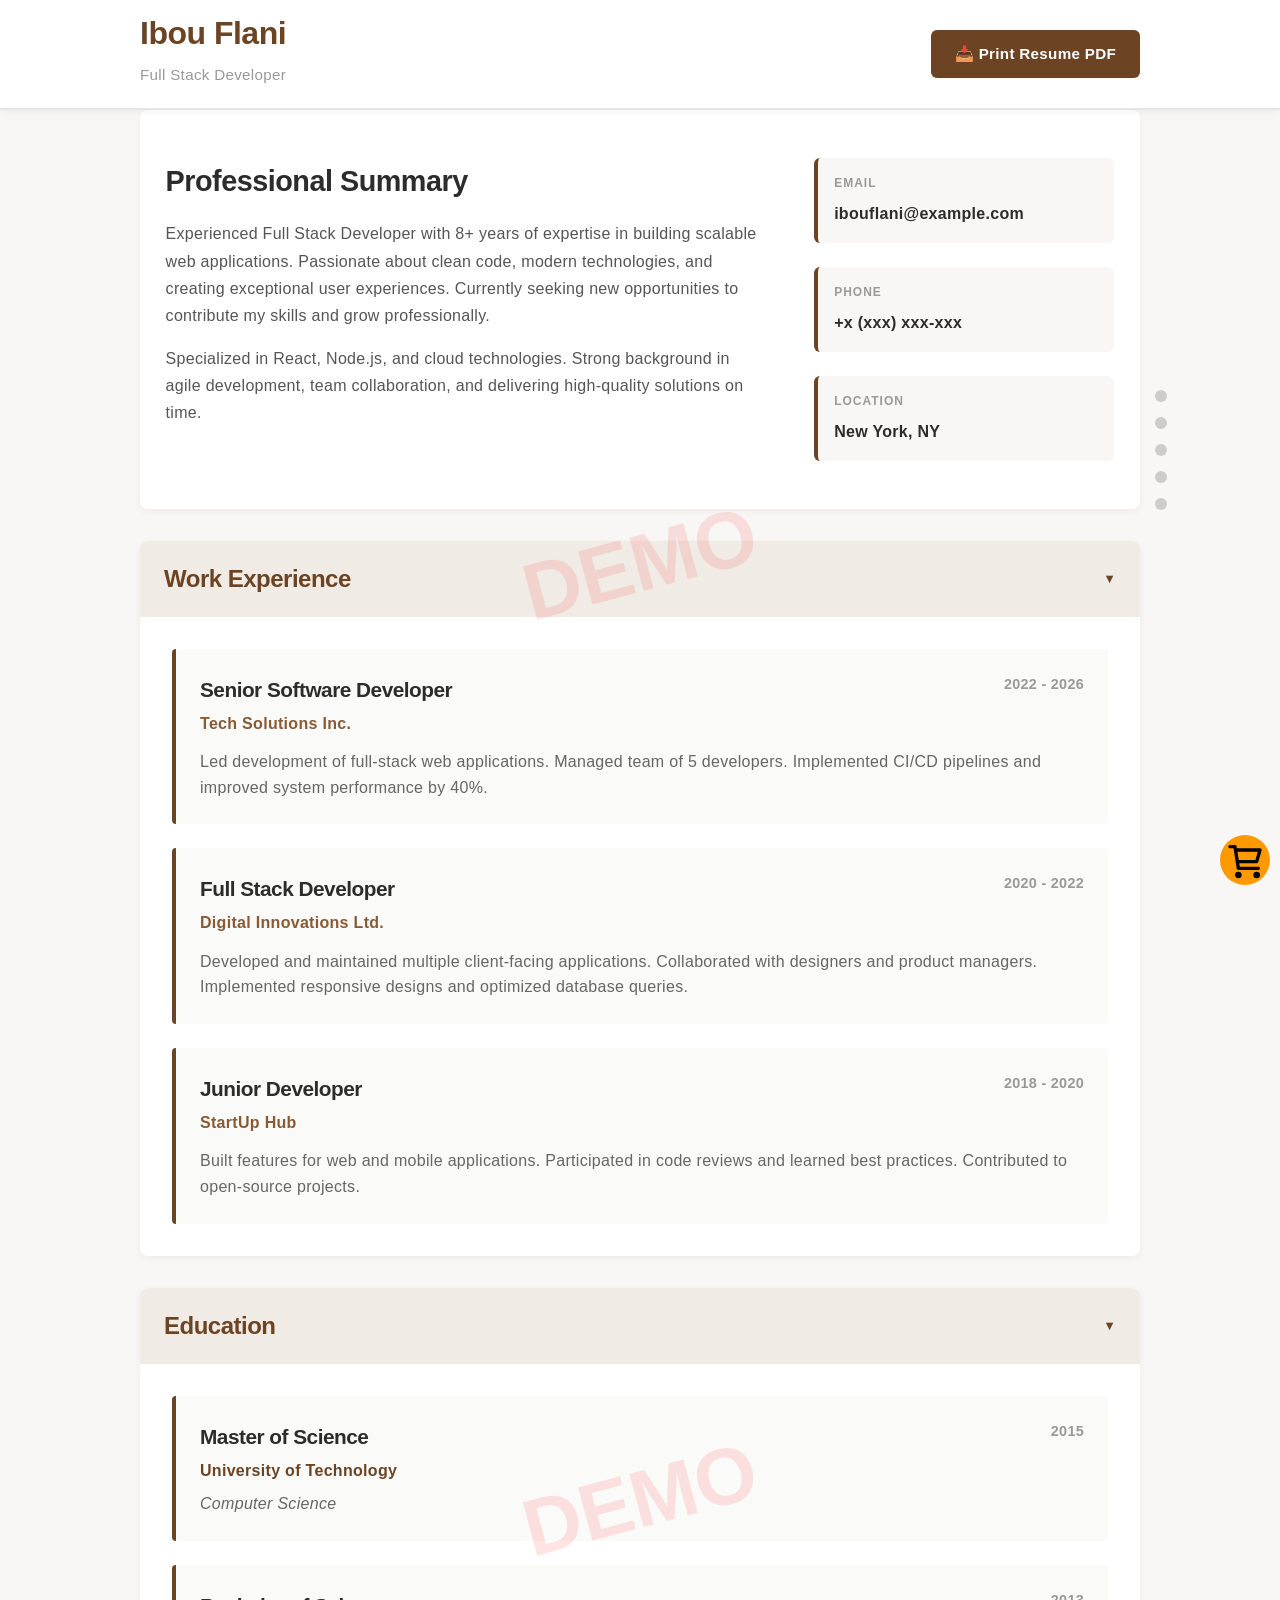
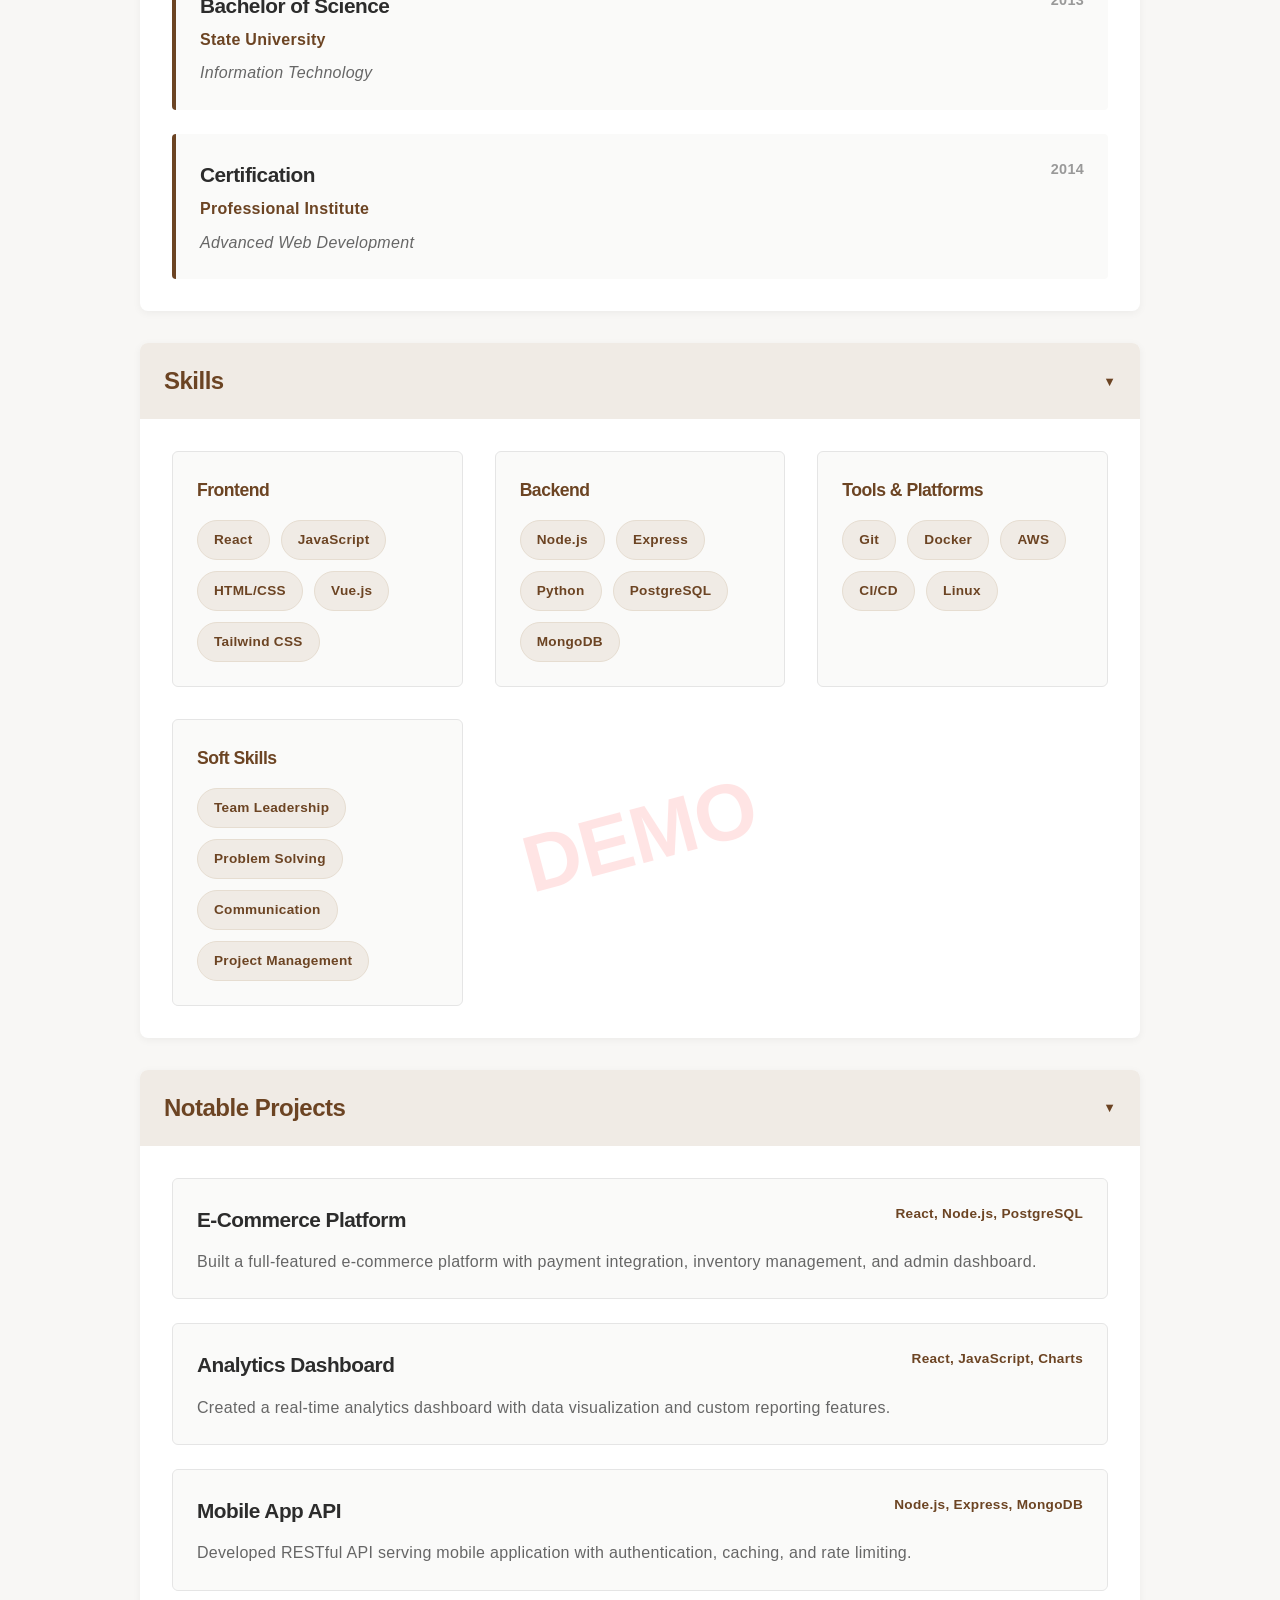
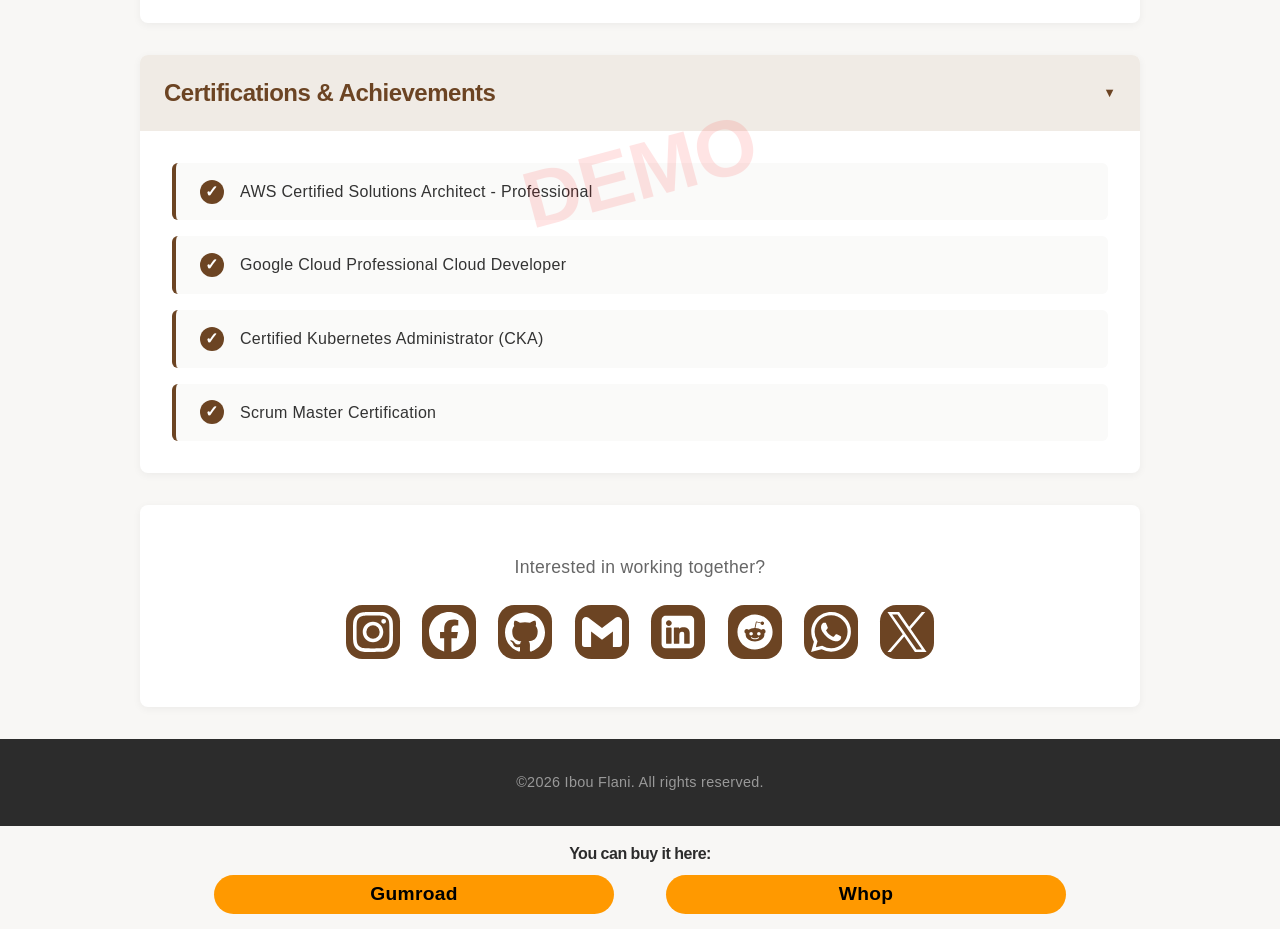
<file: portfolio/index.html>
<!DOCTYPE html>
<html lang="en">
<!-- Copyright 2026 ibou1. All Rights Reserved. -->
<head>
    <meta charset="UTF-8">
    <meta name="viewport" content="width=device-width, initial-scale=1.0">
    <meta name="color-scheme" content="light">
    <title>Ibou Flani | Full Stack Developer Portfolio</title>
    <meta name="description" content="Portfolio of Ibou Flani, a Full Stack Developer in New York with 8+ years of experience in React, Node.js, and Cloud Architecture.">
    <link rel="stylesheet" href="portfolio_css.css">
    <script src="portfolio_js.js" defer></script>

    <script defer src="https://cloud.umami.is/script.js" data-website-id="bc6e9193-2734-402d-8d8f-b336a22b0d8c"></script>
    <script type="application/ld+json">
        {
          "@context": "https://schema.org",
          "@type": "Person",
          "name": "Ibou Flani",
          "jobTitle": "Senior Full Stack Developer",
          "address": {
            "@type": "PostalAddress",
            "addressLocality": "New York",
            "addressRegion": "NY"
          },
          "url": "https://ibou-1.github.io/portfolio-template-1/portfolio",
          "sameAs": [
            "https://github.com/your-username",
            "https://linkedin.com/in/your-username"
          ]
        }
    </script>
    <meta property="og:title" content="Ibou Flani | Full Stack Portfolio">
    <meta property="og:description" content="Check out my latest web development projects and technical skills.">
    <meta property="og:image" content="developer-portfolio-template-preview.png">
    <meta property="og:url" content="https://ibou-1.github.io/portfolio-template-1/portfolio">
    <meta name="google-site-verification" content="ea1EKsh7jSYbGleqAVdTGyyFVtkWdSBYFuUhfLcqkeg" />
</head>

<body>

    <div id="cart" data-umami-event="cart-btn">
        <svg viewBox="0 -1 24 24" width="40px" height="40px" fill="none" xmlns="http://www.w3.org/2000/svg"><g id="SVGRepo_bgCarrier" stroke-width="0"></g><g id="SVGRepo_tracerCarrier" stroke-linecap="round" stroke-linejoin="round"></g><g id="SVGRepo_iconCarrier"> <path d="M6.29977 5H21L19 12H7.37671M20 16H8L6 3H3M9 20C9 20.5523 8.55228 21 8 21C7.44772 21 7 20.5523 7 20C7 19.4477 7.44772 19 8 19C8.55228 19 9 19.4477 9 20ZM20 20C20 20.5523 19.5523 21 19 21C18.4477 21 18 20.5523 18 20C18 19.4477 18.4477 19 19 19C19.5523 19 20 19.4477 20 20Z" stroke="#000000" stroke-width="2" stroke-linecap="round" stroke-linejoin="round"></path> </g></svg>
    </div>
    <div id="cart-content" style="display: none;">
        <a href="https://ibou1.gumroad.com/l/portfolio" target="_blank" class="buy-btn" data-umami-event="gumroad-cart-btn">Gumroad</a>
        <a href="https://whop.com/ibouone/portfolio-template-1" target="_blank" id="whop" class="buy-btn" data-umami-event="whop-cart-btn">Whop</a>
    </div>

    <!-- Header/Navigation -->
    <header class="header">
        <div class="container">
            <div class="header-content">
                <div>
                    <h1 class="name"></h1>
                    <p class="title"></p>
                </div>
                <a target="_blank" class="print-btn" style="text-decoration: none;" data-umami-event="pdf-btn"></a>
            </div>
        </div>
    </header>

<div id="demo-div">
    <h1>DEMO</h1>
    <h1>DEMO</h1>
    <h1>DEMO</h1>
    <h1>DEMO</h1>
</div>


    <!-- Main Content -->
    <main class="container">
        <nav class="dot-nav">
            <a href="#experience-section" class="dot" id="experience-dot"
                data-section="experience"><span>Experience</span></a>
            <a href="#education-section" class="dot" id="education-dot"
                data-section="education"><span>Education</span></a>
            <a href="#skills-section" class="dot" id="skills-dot" data-section="skills"><span>Skills</span></a>
            <a href="#projects-section" class="dot" id="projects-dot" data-section="projects"><span>Projects</span></a>
            <a href="#achievements-section" class="dot" id="achievements-dot"
                data-section="achievements"><span>Achievements</span></a>
        </nav>
        <!-- Hero Section -->
        <section class="hero-section" id="hero-section">
            <div class="hero-grid">
                <div class="hero-text">
                    <h2>Modern JSON-driven portfolio template for developers. Easily customizable via config.json.</h2>
                    <p id="hero-section-paragraph-1"></p>
                    <p id="hero-section-paragraph-2"></p>
                </div>
                <div class="contact-info">
                    <div class="contact-item">
                        <span class="contact-label">Email</span>
                        <p class="contact-value" id="email"></p>
                    </div>
                    <div class="contact-item">
                        <span class="contact-label">Phone</span>
                        <p class="contact-value" id="phone"></p>
                    </div>
                    <div class="contact-item">
                        <span class="contact-label">Location</span>
                        <p class="contact-value" id="location"></p>
                    </div>
                </div>
            </div>
        </section>

        <!-- Work Experience Section -->
        <section class="section" id="experience-section">
            <button class="section-header">
                <h2>Work Experience</h2>
                <span class="toggle-icon">▼</span>
            </button>
            <div class="section-content" id="experience-content"></div>
        </section>

        <!-- Education Section -->
        <section class="section" id="education-section">
            <button class="section-header">
                <h2>Education</h2>
                <span class="toggle-icon">▼</span>
            </button>
            <div class="section-content" id="education-content"></div>
        </section>

        <!-- Skills Section -->
        <section class="section" id="skills-section">
            <button class="section-header">
                <h2>Skills</h2>
                <span class="toggle-icon">▼</span>
            </button>
            <div class="section-content">
                <div class="skills-grid"></div>
            </div>
        </section>

        <!-- Projects Section -->
        <section class="section" id="projects-section">
            <button class="section-header">
                <h2>Notable Projects</h2>
                <span class="toggle-icon">▼</span>
            </button>
            <div class="section-content"></div>
        </section>

        <!-- Certifications Section -->
        <section class="section" id="achievements-section">
            <button class="section-header">
                <h2>Certifications & Achievements</h2>
                <span class="toggle-icon">▼</span>
            </button>
            <div class="section-content">
                <div class="certification-list"></div>
            </div>
        </section>

        <!-- Footer CTA -->
        <section class="footer-cta" id="cta-section">
            <p id="cta-paragraph"></p>
            <div id="social-media-logos-container">
                <a id="instagram" target="_blank" rel="noopener noreferrer">
                    <div class="social-media-img"><svg role="img" aria-label="Instagram" viewBox="0 0 24 24"
                            xmlns="http://www.w3.org/2000/svg">
                            <title>Instagram</title>
                            <path
                                d="M7.0301.084c-1.2768.0602-2.1487.264-2.911.5634-.7888.3075-1.4575.72-2.1228 1.3877-.6652.6677-1.075 1.3368-1.3802 2.127-.2954.7638-.4956 1.6365-.552 2.914-.0564 1.2775-.0689 1.6882-.0626 4.947.0062 3.2586.0206 3.6671.0825 4.9473.061 1.2765.264 2.1482.5635 2.9107.308.7889.72 1.4573 1.388 2.1228.6679.6655 1.3365 1.0743 2.1285 1.38.7632.295 1.6361.4961 2.9134.552 1.2773.056 1.6884.069 4.9462.0627 3.2578-.0062 3.668-.0207 4.9478-.0814 1.28-.0607 2.147-.2652 2.9098-.5633.7889-.3086 1.4578-.72 2.1228-1.3881.665-.6682 1.0745-1.3378 1.3795-2.1284.2957-.7632.4966-1.636.552-2.9124.056-1.2809.0692-1.6898.063-4.948-.0063-3.2583-.021-3.6668-.0817-4.9465-.0607-1.2797-.264-2.1487-.5633-2.9117-.3084-.7889-.72-1.4568-1.3876-2.1228C21.2982 1.33 20.628.9208 19.8378.6165 19.074.321 18.2017.1197 16.9244.0645 15.6471.0093 15.236-.005 11.977.0014 8.718.0076 8.31.0215 7.0301.0839m.1402 21.6932c-1.17-.0509-1.8053-.2453-2.2287-.408-.5606-.216-.96-.4771-1.3819-.895-.422-.4178-.6811-.8186-.9-1.378-.1644-.4234-.3624-1.058-.4171-2.228-.0595-1.2645-.072-1.6442-.079-4.848-.007-3.2037.0053-3.583.0607-4.848.05-1.169.2456-1.805.408-2.2282.216-.5613.4762-.96.895-1.3816.4188-.4217.8184-.6814 1.3783-.9003.423-.1651 1.0575-.3614 2.227-.4171 1.2655-.06 1.6447-.072 4.848-.079 3.2033-.007 3.5835.005 4.8495.0608 1.169.0508 1.8053.2445 2.228.408.5608.216.96.4754 1.3816.895.4217.4194.6816.8176.9005 1.3787.1653.4217.3617 1.056.4169 2.2263.0602 1.2655.0739 1.645.0796 4.848.0058 3.203-.0055 3.5834-.061 4.848-.051 1.17-.245 1.8055-.408 2.2294-.216.5604-.4763.96-.8954 1.3814-.419.4215-.8181.6811-1.3783.9-.4224.1649-1.0577.3617-2.2262.4174-1.2656.0595-1.6448.072-4.8493.079-3.2045.007-3.5825-.006-4.848-.0608M16.953 5.5864A1.44 1.44 0 1 0 18.39 4.144a1.44 1.44 0 0 0-1.437 1.4424M5.8385 12.012c.0067 3.4032 2.7706 6.1557 6.173 6.1493 3.4026-.0065 6.157-2.7701 6.1506-6.1733-.0065-3.4032-2.771-6.1565-6.174-6.1498-3.403.0067-6.156 2.771-6.1496 6.1738M8 12.0077a4 4 0 1 1 4.008 3.9921A3.9996 3.9996 0 0 1 8 12.0077" />
                        </svg></div>
                </a>

                <a id="facebook" target="_blank" rel="noopener noreferrer">
                    <div class="social-media-img"><svg role="img" aria-label="Facebook" viewBox="0 0 24 24"
                            xmlns="http://www.w3.org/2000/svg">
                            <title>Facebook</title>
                            <path
                                d="M9.101 23.691v-7.98H6.627v-3.667h2.474v-1.58c0-4.085 1.848-5.978 5.858-5.978.401 0 .955.042 1.468.103a8.68 8.68 0 0 1 1.141.195v3.325a8.623 8.623 0 0 0-.653-.036 26.805 26.805 0 0 0-.733-.009c-.707 0-1.259.096-1.675.309a1.686 1.686 0 0 0-.679.622c-.258.42-.374.995-.374 1.752v1.297h3.919l-.386 2.103-.287 1.564h-3.246v8.245C19.396 23.238 24 18.179 24 12.044c0-6.627-5.373-12-12-12s-12 5.373-12 12c0 5.628 3.874 10.35 9.101 11.647Z" />
                        </svg></div>
                </a>

                <a id="github" target="_blank" rel="noopener noreferrer">
                    <div class="social-media-img"><svg role="img" aria-label="Github" viewBox="0 0 24 24"
                            xmlns="http://www.w3.org/2000/svg">
                            <title>GitHub</title>
                            <path
                                d="M12 .297c-6.63 0-12 5.373-12 12 0 5.303 3.438 9.8 8.205 11.385.6.113.82-.258.82-.577 0-.285-.01-1.04-.015-2.04-3.338.724-4.042-1.61-4.042-1.61C4.422 18.07 3.633 17.7 3.633 17.7c-1.087-.744.084-.729.084-.729 1.205.084 1.838 1.236 1.838 1.236 1.07 1.835 2.809 1.305 3.495.998.108-.776.417-1.305.76-1.605-2.665-.3-5.466-1.332-5.466-5.93 0-1.31.465-2.38 1.235-3.22-.135-.303-.54-1.523.105-3.176 0 0 1.005-.322 3.3 1.23.96-.267 1.98-.399 3-.405 1.02.006 2.04.138 3 .405 2.28-1.552 3.285-1.23 3.285-1.23.645 1.653.24 2.873.12 3.176.765.84 1.23 1.91 1.23 3.22 0 4.61-2.805 5.625-5.475 5.92.42.36.81 1.096.81 2.22 0 1.606-.015 2.896-.015 3.286 0 .315.21.69.825.57C20.565 22.092 24 17.592 24 12.297c0-6.627-5.373-12-12-12" />
                        </svg></div>
                </a>

                <a id="gmail" target="_blank" rel="noopener noreferrer">
                    <div class="social-media-img"><svg role="img" aria-label="Gmail" viewBox="0 0 24 24"
                            xmlns="http://www.w3.org/2000/svg">
                            <title>Gmail</title>
                            <path
                                d="M24 5.457v13.909c0 .904-.732 1.636-1.636 1.636h-3.819V11.73L12 16.64l-6.545-4.91v9.273H1.636A1.636 1.636 0 0 1 0 19.366V5.457c0-2.023 2.309-3.178 3.927-1.964L5.455 4.64 12 9.548l6.545-4.91 1.528-1.145C21.69 2.28 24 3.434 24 5.457z" />
                        </svg></div>
                </a>

                <a id="linkedin" target="_blank" rel="noopener noreferrer">
                    <div class="social-media-img"><svg id="linkedin-logo" role="img" aria-label="Linkedin"
                            viewBox="-5.5 0 32 32" xmlns="http://www.w3.org/2000/svg">
                            <title>linkedin</title>
                            <path
                                d="M0 8.219v15.563c0 1.469 1.156 2.625 2.625 2.625h15.563c0.719 0 1.406-0.344 1.844-0.781 0.469-0.469 0.781-1.063 0.781-1.844v-15.563c0-1.469-1.156-2.625-2.625-2.625h-15.563c-0.781 0-1.375 0.313-1.844 0.781-0.438 0.438-0.781 1.125-0.781 1.844zM2.813 10.281c0-1 0.813-1.875 1.813-1.875 1.031 0 1.875 0.875 1.875 1.875 0 1.031-0.844 1.844-1.875 1.844-1 0-1.813-0.813-1.813-1.844zM7.844 23.125v-9.531c0-0.219 0.219-0.406 0.375-0.406h2.656c0.375 0 0.375 0.438 0.375 0.719 0.75-0.75 1.719-0.938 2.719-0.938 2.438 0 4 1.156 4 3.719v6.438c0 0.219-0.188 0.406-0.375 0.406h-2.75c-0.219 0-0.375-0.219-0.375-0.406v-5.813c0-0.969-0.281-1.5-1.375-1.5-1.375 0-1.719 0.906-1.719 2.125v5.188c0 0.219-0.219 0.406-0.438 0.406h-2.719c-0.156 0-0.375-0.219-0.375-0.406zM2.875 23.125v-9.531c0-0.219 0.219-0.406 0.375-0.406h2.719c0.25 0 0.406 0.156 0.406 0.406v9.531c0 0.219-0.188 0.406-0.406 0.406h-2.719c-0.188 0-0.375-0.219-0.375-0.406z">
                            </path>
                        </svg></div>
                </a>

                <a id="reddit" target="_blank" rel="noopener noreferrer">
                    <div class="social-media-img"><svg role="img" aria-label="Reddit" viewBox="0 0 512 512"
                            xmlns="http://www.w3.org/2000/svg">
                            <title>Reddit</title>
                            <path d="M206.6,300.9c-12.5,0-22.6-10.1-22.6-22.3c0-12.5,10.1-22.6,22.6-22.6c12.3,0,22.3,10.1,22.3,22.6
		                C228.9,290.9,218.8,300.9,206.6,300.9z M481,256c0,124.3-100.7,225-225,225S31,380.3,31,256S131.7,31,256,31S481,131.7,481,256z
		                 M361,218.6c-8.5,0-16.1,3.5-21.6,9.1c-20.3-14.1-47.7-23.1-78.1-24.1l15.8-71l50.3,11.3c0,12.3,10.1,22.3,22.3,22.3
		                c12.5,0,22.6-10.3,22.6-22.6S362.1,121,349.6,121c-8.8,0-16.3,5.3-20.1,12.5l-55.5-12.3c-2.7-0.7-5.5,1.3-6.3,4l-17.3,78.4
		                c-30.1,1.3-57.2,10.3-77.6,24.3c-5.5-5.8-13.3-9.3-21.9-9.3c-31.7,0-42,42.6-13.1,57c-1,4.5-1.5,9.3-1.5,14.1
		                c0,47.7,53.7,86.4,119.8,86.4c66.3,0,120-38.6,120-86.4c0-4.8-0.5-9.8-1.7-14.3C402.9,260.8,392.5,218.6,361,218.6L361,218.6z
		                 M298.5,324c-16.5,16.5-69,16.2-84.9,0c-2-2-5.5-2-7.5,0c-2.3,2.3-2.3,5.8,0,7.8c20.7,20.7,79.2,20.7,100,0c2.3-2,2.3-5.5,0-7.8
		                C304,322,300.5,322,298.5,324z M305.4,256c-12.3,0-22.3,10.1-22.3,22.6c0,12.3,10.1,22.3,22.3,22.3c12.5,0,22.6-10.1,22.6-22.3
		                C328,266.1,318.1,256,305.4,256z" />
                        </svg></div>
                </a>

                <a id="whatsapp" target="_blank" rel="noopener noreferrer">
                    <div class="social-media-img"><svg role="img" aria-label="Whatsapp" viewBox="0 0 24 24"
                            xmlns="http://www.w3.org/2000/svg">
                            <title>WhatsApp</title>
                            <path
                                d="M17.472 14.382c-.297-.149-1.758-.867-2.03-.967-.273-.099-.471-.148-.67.15-.197.297-.767.966-.94 1.164-.173.199-.347.223-.644.075-.297-.15-1.255-.463-2.39-1.475-.883-.788-1.48-1.761-1.653-2.059-.173-.297-.018-.458.13-.606.134-.133.298-.347.446-.52.149-.174.198-.298.298-.497.099-.198.05-.371-.025-.52-.075-.149-.669-1.612-.916-2.207-.242-.579-.487-.5-.669-.51-.173-.008-.371-.01-.57-.01-.198 0-.52.074-.792.372-.272.297-1.04 1.016-1.04 2.479 0 1.462 1.065 2.875 1.213 3.074.149.198 2.096 3.2 5.077 4.487.709.306 1.262.489 1.694.625.712.227 1.36.195 1.871.118.571-.085 1.758-.719 2.006-1.413.248-.694.248-1.289.173-1.413-.074-.124-.272-.198-.57-.347m-5.421 7.403h-.004a9.87 9.87 0 01-5.031-1.378l-.361-.214-3.741.982.998-3.648-.235-.374a9.86 9.86 0 01-1.51-5.26c.001-5.45 4.436-9.884 9.888-9.884 2.64 0 5.122 1.03 6.988 2.898a9.825 9.825 0 012.893 6.994c-.003 5.45-4.437 9.884-9.885 9.884m8.413-18.297A11.815 11.815 0 0012.05 0C5.495 0 .16 5.335.157 11.892c0 2.096.547 4.142 1.588 5.945L.057 24l6.305-1.654a11.882 11.882 0 005.683 1.448h.005c6.554 0 11.89-5.335 11.893-11.893a11.821 11.821 0 00-3.48-8.413Z" />
                        </svg></div>
                </a>

                <a id="x" target="_blank" rel="noopener noreferrer">
                    <div class="social-media-img"><svg role="img" aria-label="X" viewBox="0 0 24 24"
                            xmlns="http://www.w3.org/2000/svg">
                            <title>X</title>
                            <path
                                d="M14.234 10.162 22.977 0h-2.072l-7.591 8.824L7.251 0H.258l9.168 13.343L.258 24H2.33l8.016-9.318L16.749 24h6.993zm-2.837 3.299-.929-1.329L3.076 1.56h3.182l5.965 8.532.929 1.329 7.754 11.09h-3.182z" />
                        </svg></div>
                </a>
            </div>
        </section>
    </main>

    <!-- Footer -->
    <footer class="footer" id="footer">
        <p></p>
    </footer>
    <section id="links">
        <h4>You can buy it here:</h4>
        <a href="https://ibou1.gumroad.com/l/portfolio" target="_blank" id="gumroad-link" class="buy-btn" data-umami-event="gumroad-footer-btn">Gumroad</a>
        <a href="https://whop.com/ibouone/portfolio-template-1" target="_blank" id="whop" class="buy-btn" data-umami-event="gumroad-footer-btn">Whop</a>
    </section>
</body>

</html>












<!-- Copyright 2026 ibou1. All Rights Reserved. -->
</file>
<file: portfolio/portfolio_css.css>
/* ============================================
   1. RESET & BASE STYLES
   ============================================ */
   
#demo-div {
    position: absolute;
    width: 100%;
    left: 50%;
    top: 500px;
    transform: translateX(-50%);
    display: grid;
    row-gap: 50rem;
    z-index: 10;
    pointer-events: none;
    justify-content: center;
    overflow: hidden;
}

#demo-div h1 {
    color: red;
    opacity: 0.1;
    font-size: 5rem;
    transform: rotate(-15deg);
}

:root {
    --main-color: black;

    --hover-1-color: hsl(from var(--main-color) calc(h + 2) clamp(0, calc(s + 2), 100) clamp(0, calc(l + 8), 100));

    --header-hover-color: hsl(from var(--main-color) calc(h + 5) clamp(0, calc(s - 22), 100) clamp(0, calc(l + 59), 100));

    --items-hover-color: hsl(from var(--main-color) calc(h + 3) clamp(0, calc(s - 22), 100) clamp(0, calc(l + 67), 100));

    --company-names-color: hsl(from var(--main-color) h clamp(0, calc(s - 7), 100) clamp(0, calc(l + 9), 100));

    --section-header-and-skills-tag-color: hsl(from var(--main-color) calc(h + 6) clamp(0, calc(s - 24), 100) clamp(0, calc(l + 64), 100));

    --skill-tag-border-color: hsl(from var(--main-color) calc(h + 7) clamp(0, calc(s - 22), 100) clamp(0, calc(l + 58), 100));

    --text-1-color: #333;
    --text-2-color: #666;
    --text-3-color: #999;
    --dot-color: #ccc;
}

* {
    margin: 0;
    padding: 0;
}

html {
    scroll-behavior: smooth;
}

body {
    font-family: 'Segoe UI', Tahoma, Geneva, Verdana, sans-serif;
    line-height: 1.6;
    color: var(--text-1-color);
    background-color: #f8f7f5;
    letter-spacing: 0.3px;
}

.hidden {
    display: none;
}

/* ============================================
   navigation section
   ============================================ */

.dot-nav {
    position: fixed;
    top: 50%;
    left: calc(50% + 515px);
    transform: translateX(-50%);
    transform: translateY(-50%);
    display: flex;
    flex-direction: column;
    gap: 15px;
    z-index: 1000;
}

@media (max-width: 1100px) {
    .dot-nav {
        left: auto;
        right: 10px; /* Snap to the screen edge if the window is too small */
    }
}

.dot {
    width: 12px;
    height: 12px;
    background-color: var(--dot-color);
    border-radius: 50%;
    transition: all 0.3s ease;
    position: relative;
}

.dot.active {
    background-color: var(--main-color);
    transform: scale(1.3);
}

.dot.hidden {
    display: none;
}

.dot span {
    position: absolute;
    right: 25px;
    top: 50%;
    transform: translateY(-50%);
    background: var(--main-color);
    color: white;
    padding: 4px 8px;
    border-radius: 4px;
    font-size: 12px;
    opacity: 0;
    pointer-events: none;
    transition: opacity 0.3s;
}

.dot:hover span {
    opacity: 1;
}


/* ============================================
   2. TYPOGRAPHY
   ============================================ */

h1,
h2,
h3,
h4,
h5,
h6 {
    font-weight: 700;
    letter-spacing: -0.5px;
    color: #2c2c2c;
}

h1 {
    font-size: 2.5rem;
    margin-bottom: 0.5rem;
}

h2 {
    font-size: 1.8rem;
    margin-bottom: 1rem;
}

h3 {
    font-size: 1.3rem;
    margin-bottom: 0.5rem;
}

p {
    margin-bottom: 0.8rem;
    color: #555;
}

a {
    text-decoration: none;
    transition: color 0.3s ease;
}

/* ============================================
   3. LAYOUT & CONTAINER
   ============================================ */

.container {
    max-width: 1000px;
    margin: 0 auto;
    padding: 0 2rem;
}


/* ============================================
   4. HEADER
   ============================================ */

#cart {
    position: fixed;
    justify-items: center;
    align-items: center;
    height: 40px;
    width: 40px;
    bottom: 15px;
    right: 10px;
    padding: 5px;
    border-radius: 100%;
    background: #ff9900;
    z-index: 1000;
    transition: all 0.5s ease;
    animation: in 1s ease-in-out, play 1s infinite;
    cursor: pointer;
}

#cart > svg {
    transition: all 0.5s ease;
    animation: in 1s ease-in-out;
}

@keyframes play {
    0% {
        transform: translateY(0);
    }
    50% {
        transform: translateY(-5px);
    }
    100% {
        transform: translateY(0);
    }
}

@keyframes in {
    0%, 80% {
        opacity: 0;
        visibility: hidden;
    }
    100% {
        opacity: 1;
        visibility: visible;
    }
}

#cart-content {
    position: fixed;
    display: grid;
    grid-template-columns: 1fr;
    gap: .5rem;
    width: 150px;
    bottom: 60px;
    right: -10px;
    padding: 1rem;
    border-radius: 8px;
    text-align: center;
    z-index: 1000;
    animation: slideUp 0.5s ease;
}

.buy-btn{
    transition: all 0.5s ease;
}

#cart-content .buy-btn:hover {
    transform: translateX(-5px);
}

#cart-content.hidden {
    display: none;
}

@keyframes slideUp {
    from {
        bottom: 0px;
        opacity: 0;
    }
    to {
        bottom: 60px;
        opacity: 1;
    }
}

#links {
    display: grid;
    grid-template-columns: 1fr 1fr;
    gap: .5rem;
    justify-self: center;
    width: 70%;
    margin: 15px auto;
    border-radius: 20px;
    text-align: center;
}

#links h4{
    grid-column: span 2;
}

.buy-btn {
    padding-top: 0.25rem;
    padding-bottom: 0.25rem;
    background-color: #ff9900;
    color: #000000;
    justify-self: center;
    border: none;
    border-radius: 50px;
    font-size: 1.2rem;
    font-weight: 600;
    cursor: pointer;
    width: 90%;
}

.header {
    background-color: var(--section-bg-color);
    border-bottom: 2px solid #e5e5e5;
    padding: 0.5rem 0;
    position: sticky;
    top: 0;
    z-index: 100;
    box-shadow: 0 2px 8px rgba(0, 0, 0, 0.05);
}

.header-content {
    display: flex;
    justify-content: space-between;
    align-items: center;
    gap: 2rem;
}

.name {
    font-size: 2rem;
    color: var(--main-color);
    margin-bottom: 0.25rem;
}

.title {
    font-size: 0.95rem;
    color: var(--text-3-color);
    font-weight: 500;
}

.print-btn {
    padding: 0.75rem 1.5rem;
    background-color: var(--main-color);
    color: #fff;
    border: none;
    border-radius: 6px;
    font-size: 0.95rem;
    font-weight: 600;
    cursor: pointer;
    transition: all 0.3s ease;
    white-space: nowrap;
}

.print-btn:hover {
    background-color: var(--hover-1-color);
    transform: translateY(-2px);
    box-shadow: 0 4px 12px rgba(107, 67, 35, 0.274);
}



/* ============================================
   5. HERO SECTION
   ============================================ */

.hero-section {
    background-color: var(--section-bg-color);
    padding: 3rem .6rem;
    margin-bottom: 2rem;
    border-radius: 8px;
    box-shadow: 0 2px 8px rgba(0, 0, 0, 0.05);
}

.hero-grid {
    display: grid;
    grid-template-columns: 2fr 1fr;
    gap: 3rem;
    padding-right: 1rem;
    padding-left: 1rem;
}

.hero-text p {
    margin-bottom: 1rem;
    line-height: 1.7;
}

.contact-info {
    display: flex;
    flex-direction: column;
    gap: 1.5rem;
}

.contact-item {
    padding: 1rem;
    background-color: #f8f7f5;
    border-radius: 6px;
    border-left: 4px solid var(--main-color);
}

.contact-label {
    display: block;
    font-size: 0.75rem;
    font-weight: 700;
    color: var(--text-3-color);
    text-transform: uppercase;
    letter-spacing: 1px;
    margin-bottom: 0.5rem;
}

.contact-value {
    font-weight: 600;
    color: #2c2c2c;
    margin: 0;
}

/* ============================================
   6. SECTIONS
   ============================================ */

.section {
    background-color: var(--section-bg-color);
    margin-bottom: 2rem;
    border-radius: 8px;
    box-shadow: 0 2px 8px rgba(0, 0, 0, 0.05);
    overflow: hidden;
    scroll-margin-top: 120px;
}

.section-header {
    width: 100%;
    padding: 1.5rem;
    background-color: var(--section-header-and-skills-tag-color);
    border: none;
    cursor: pointer;
    display: flex;
    justify-content: space-between;
    align-items: center;
    transition: all 0.3s ease;
    font-size: 1rem;
}

.section-header:hover {
    background-color: var(--header-hover-color);
}

.section-header h2 {
    margin: 0;
    color: var(--main-color);
    font-size: 1.5rem;
}

.toggle-icon {
    font-size: 0.8rem;
    color: var(--main-color);
    transition: transform 0.3s ease;
}

.section-header.collapsed .toggle-icon {
    transform: rotate(-90deg);
}

.section-content {
    padding: 2rem;
    max-height: 2000px;
    overflow: hidden;
    transition: all 0.3s ease;
}

.section-content.hidden {
    max-height: 0;
    padding: 0 2rem;
    overflow: hidden;
}




/* Copyright 2026 ibou1. All Rights Reserved. */





/* ============================================
   7. EXPERIENCE ITEMS
   ============================================ */

.experience-item {
    padding: 1.5rem;
    border-left: 4px solid var(--main-color);
    margin-bottom: 1.5rem;
    background-color: #fafaf9;
    border-radius: 4px;
    transition: all 0.3s ease;
}

.experience-item:hover {
    background-color: var(--items-hover-color);
    border-left-color: var(--hover-1-color);
}

.experience-item:last-child {
    margin-bottom: 0;
}

.experience-header {
    display: flex;
    justify-content: space-between;
    align-items: flex-start;
    margin-bottom: 0.8rem;
}

.experience-header h3 {
    margin: 0 0 0.3rem 0;
}

.company {
    color: var(--company-names-color);
    font-weight: 600;
    margin: 0;
}

.duration {
    font-size: 0.9rem;
    color: var(--text-3-color);
    font-weight: 600;
    white-space: nowrap;
}

.description {
    color: var(--text-2-color);
    line-height: 1.6;
    margin: 0;
}

/* ============================================
   8. EDUCATION ITEMS
   ============================================ */

.education-item {
    padding: 1.5rem;
    border-left: 4px solid var(--main-color);
    margin-bottom: 1.5rem;
    background-color: #fafaf9;
    border-radius: 4px;
    transition: all 0.3s ease;
}

.education-item:hover {
    background-color: var(--items-hover-color);
    border-left-color: var(--hover-1-color);
}

.education-item:last-child {
    margin-bottom: 0;
}

.education-header {
    display: flex;
    justify-content: space-between;
    align-items: flex-start;
    margin-bottom: 0.5rem;
}

.education-header h3 {
    margin: 0 0 0.3rem 0;
}

.institution {
    color: var(--main-color);
    font-weight: 600;
    margin: 0;
}

.year {
    font-size: 0.9rem;
    color: var(--text-3-color);
    font-weight: 600;
}

.field {
    color: var(--text-2-color);
    margin: 0;
    font-style: italic;
}

/* ============================================
   9. SKILLS SECTION
   ============================================ */

.skills-grid {
    display: grid;
    grid-template-columns: repeat(auto-fit, minmax(250px, 1fr));
    gap: 2rem;
}

.skill-group {
    padding: 1.5rem;
    background-color: #fafaf9;
    border-radius: 6px;
    border: 1px solid #e5e5e5;
}

.skill-group h3 {
    color: var(--main-color);
    margin-bottom: 1rem;
    font-size: 1.1rem;
}

.skill-tags {
    display: flex;
    flex-wrap: wrap;
    gap: 0.7rem;
}

.skill-tag {
    display: inline-block;
    padding: 0.5rem 1rem;
    background-color: var(--section-header-and-skills-tag-color);
    color: var(--main-color);
    border-radius: 20px;
    font-size: 0.85rem;
    font-weight: 600;
    transition: all 0.3s ease;
    border: 1px solid var(--skill-tag-border-color);
}

.skill-tag:hover {
    background-color: var(--main-color);
    color: #fff;
    transform: translateY(-2px);
}

/* ============================================
   10. PROJECT ITEMS
   ============================================ */

.project-item {
    padding: 1.5rem;
    margin-bottom: 1.5rem;
    background-color: #fafaf9;
    border-radius: 6px;
    border: 1px solid #e5e5e5;
    transition: all 0.3s ease;
}

.project-item:hover {
    box-shadow: 0 4px 12px rgba(107, 68, 35, 0.1);
    border-color: var(--main-color);
}

.project-item:last-child {
    margin-bottom: 0;
}

.project-header {
    display: flex;
    justify-content: space-between;
    align-items: flex-start;
    margin-bottom: 0.8rem;
    gap: 1rem;
}

.project-header h3 {
    margin: 0;
    flex: 1;
}

.project-tech {
    font-size: 0.85rem;
    color: var(--main-color);
    font-weight: 600;
    white-space: nowrap;
}

/* ============================================
   11. CERTIFICATIONS
   ============================================ */

.certification-list {
    display: flex;
    flex-direction: column;
    gap: 1rem;
}

.cert-item {
    padding: 1rem 1.5rem;
    background-color: #fafaf9;
    border-radius: 6px;
    border-left: 4px solid var(--main-color);
    display: flex;
    align-items: center;
    transition: all 0.3s ease;
}

.cert-item:before {
    content: '✓';
    display: inline-block;
    width: 1.5rem;
    height: 1.5rem;
    background-color: var(--main-color);
    color: #fff;
    border-radius: 50%;
    text-align: center;
    line-height: 1.5rem;
    margin-right: 1rem;
    flex-shrink: 0;
    font-weight: bold;
}

.cert-item:hover {
    background-color: var(--items-hover-color);
    transform: translateX(4px);
}

/* ============================================
   12. FOOTER CTA
   ============================================ */

.footer-cta {
    text-align: center;
    padding: 3rem 2rem;
    background-color: var(--section-bg-color);
    border-radius: 8px;
    margin-bottom: 2rem;
    box-shadow: 0 2px 8px rgba(0, 0, 0, 0.05);
}

.footer-cta p {
    font-size: 1.1rem;
    margin-bottom: 1.5rem;
    color: var(--text-2-color);
}

#social-media-logos-container {
    display: flex;
    flex-wrap: wrap;
    justify-content: center;
    gap: 1.4rem;
}

.social-media-img {
    display: flex;
    justify-content: center;
    align-items: center;
    border-radius: 30%;
    width: 50px;
    aspect-ratio: 1/1;
    padding: 2px;
    background-color: var(--main-color);
    transition: all 0.3s ease;
}

.social-media-img>svg {
    width: 40px;
    height: 40px;
    fill: white;
}

.social-media-img:hover>svg {
    fill: var(--main-color)
}

.social-media-img:hover {
    background-color: white;
    transform: translateY(-2px);
}

#linkedin-logo {
    height: 100%;
    width: 100%;
}

/* ============================================
   13. FOOTER
   ============================================ */

.footer {
    background-color: #2c2c2c;
    color: var(--text-3-color);
    text-align: center;
    padding: 2rem;
    font-size: 0.9rem;
}

.footer p {
    margin: 0;
    color: var(--text-3-color);
}

/* ============================================
   14. PRINT STYLES
   ============================================ */

@media print {
    .print-btn {
        display: none !important;
    }
}

/* ============================================
   15. RESPONSIVE DESIGN
   ============================================ */

@media (max-width: 768px) {
    h1 {
        font-size: 1.8rem;
    }

    h2 {
        font-size: 1.4rem;
    }

    h3 {
        font-size: 1.1rem;
    }

    .section-header {
        padding: 1.2rem;
    }

    .section-content {
        padding: 1.5rem;
    }

    .skills-grid {
        grid-template-columns: 1fr;
    }

    .project-header {
        flex-direction: column;
    }

    .project-tech {
        white-space: normal;
    }

    .container {
        padding: 0 1rem;
    }

    .header-content {
        flex-direction: column;
        align-items: start;
        gap: 1rem;
    }

    .name {
        font-size: 1.5rem;
    }

    .print-btn {
        width: 60%;
        align-self: end;
        text-align: center;
    }

    .hero-grid {
        grid-template-columns: 1fr;
        gap: 2rem;
    }

    .hero-section {
        padding: 2rem 0;
    }

    .section {
        scroll-margin-top: 165px;
    }

    .experience-header {
        flex-direction: column;
        gap: 0.5rem;
    }

    .duration {
        font-size: 0.85rem;
    }

    .dot {
    display: none;
    }
}

@media (max-width: 480px) {
    .container {
        padding: 0 1rem;
    }

    h1 {
        font-size: 1.5rem;
    }

    h2 {
        font-size: 1.2rem;
    }

    .header-content {
        gap: 0.5rem;
    }

    .name {
        font-size: 1.3rem;
    }

    .title {
        font-size: 0.85rem;
    }

    .print-btn {
        padding: 0.6rem 1rem;
        font-size: 0.85rem;
    }

    .hero-section {
        padding: 1.5rem 0;
    }

    .section {
        margin-bottom: 1rem;
    }

    .section-header {
        padding: 1rem;
    }

    .section-content {
        padding: 1rem;
    }

    .experience-item,
    .education-item,
    .project-item {
        padding: 1rem;
    }

    .footer-cta {
        padding: 2rem 1rem;
    }
}






/* Copyright 2026 ibou1. All Rights Reserved. */
</file>
